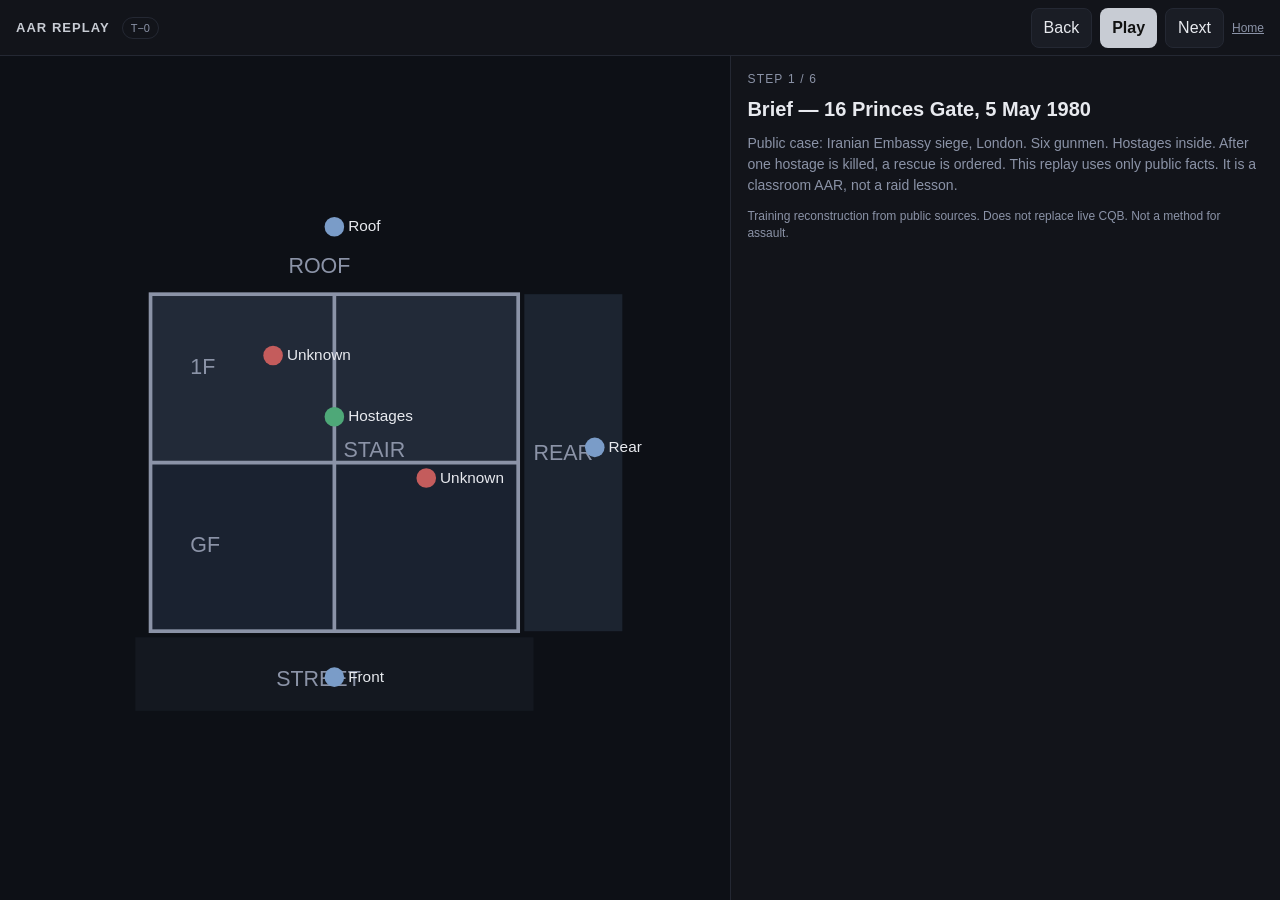
<file: aar.html>
<!DOCTYPE html>
<html lang="en">
<head>
  <meta charset="UTF-8" />
  <meta name="viewport" content="width=device-width, initial-scale=1" />
  <title>AAR Replay — Nimrod</title>
  <link rel="icon" href="favicon.svg" />
  <link rel="stylesheet" href="app.css" />
</head>
<body>
  <div class="aar">
    <header class="topbar">
      <div class="brand">AAR REPLAY</div>
      <span class="pill" id="clock">T−0</span>
      <div class="actions">
        <button id="back">Back</button>
        <button class="primary" id="play">Play</button>
        <button id="next">Next</button>
        <a href="index.html">Home</a>
      </div>
    </header>
    <div class="aar-grid">
      <section class="pane">
        <p class="freeze-tag" id="freezeTag" hidden>FREEZE · DECISION</p>
        <canvas id="map"></canvas>
      </section>
      <aside class="side">
        <p class="meta" id="stepLabel">STEP 1 / 6</p>
        <h1 id="title"></h1>
        <p class="body" id="what"></p>
        <div class="box warn" id="wrongBox" hidden>
          <p class="label">WHAT WENT WRONG</p>
          <p id="wrong"></p>
        </div>
        <div class="box ok" id="avoidBox" hidden>
          <p class="label">HOW TO AVOID</p>
          <p id="avoid"></p>
        </div>
        <p class="help">Training reconstruction from public sources. Does not replace live CQB. Not a method for assault.</p>
      </aside>
    </div>
  </div>
  <script src="aar.js"></script>
</body>
</html>
</file>
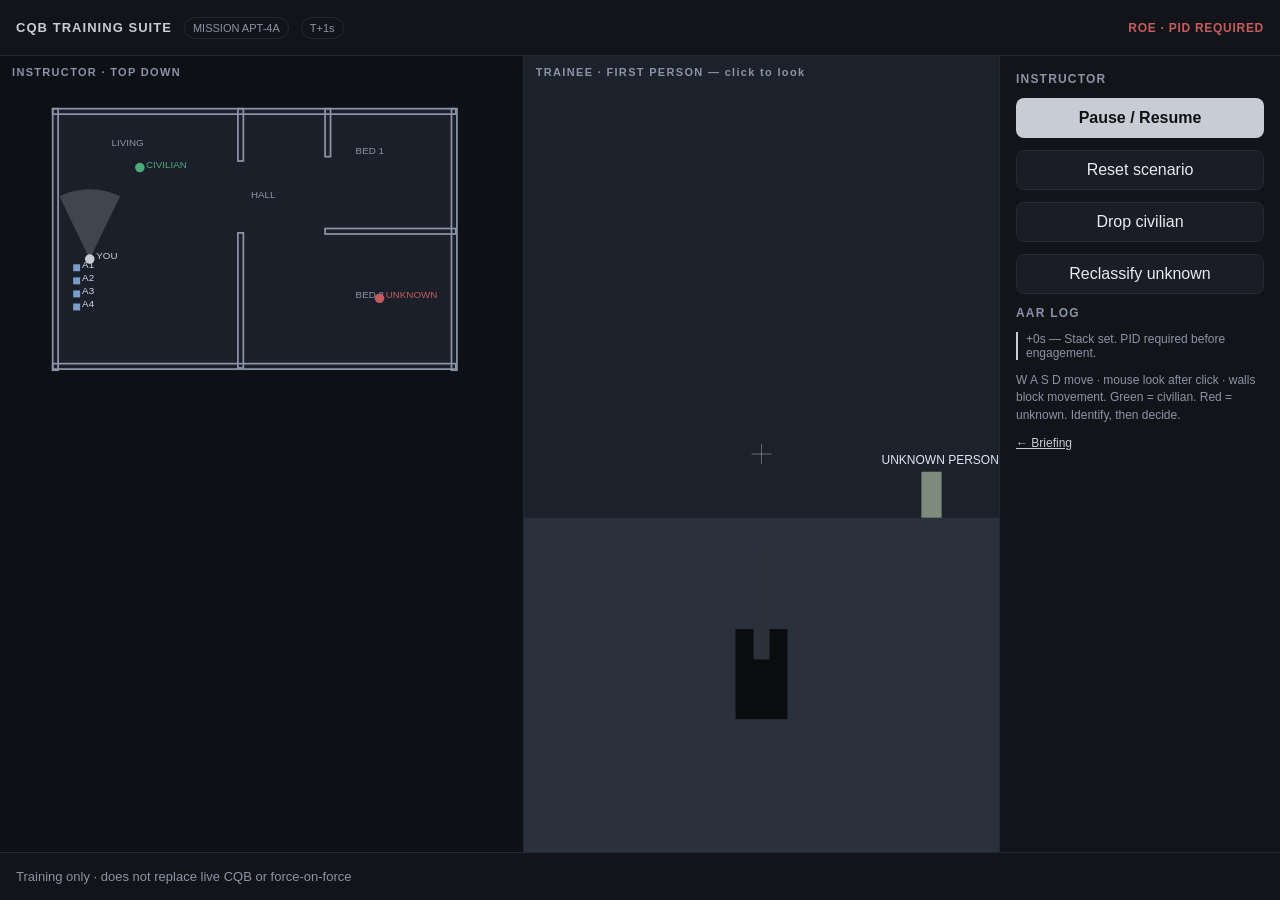
<file: train.html>
<!DOCTYPE html>
<html lang="en">
<head>
  <meta charset="UTF-8" />
  <meta name="viewport" content="width=device-width, initial-scale=1" />
  <title>Drill 01 — Apt 4A</title>
  <link rel="icon" href="favicon.svg" />
  <link rel="stylesheet" href="app.css" />
</head>
<body>
  <div class="app">
    <header class="topbar">
      <div class="brand">CQB TRAINING SUITE</div>
      <span class="pill">MISSION APT-4A</span>
      <span class="pill" id="clock">T+0s</span>
      <span class="roe">ROE · PID REQUIRED</span>
    </header>
    <div class="workspace">
      <section class="pane">
        <h2>INSTRUCTOR · TOP DOWN</h2>
        <canvas id="td"></canvas>
      </section>
      <section class="pane">
        <h2>TRAINEE · FIRST PERSON — click to look</h2>
        <canvas id="fp"></canvas>
      </section>
      <aside class="side">
        <h3>INSTRUCTOR</h3>
        <button class="primary" id="pause">Pause / Resume</button>
        <button id="reset">Reset scenario</button>
        <button id="dropCiv">Drop civilian</button>
        <button id="toggleThreat">Reclassify unknown</button>
        <h3>AAR LOG</h3>
        <div id="log"></div>
        <p class="help">
          W A S D move · mouse look after click · walls block movement.
          Green = civilian. Red = unknown. Identify, then decide.
        </p>
        <a href="index.html" style="color:#c8ccd4;font-size:12px">← Briefing</a>
      </aside>
    </div>
    <footer class="status">Training only · does not replace live CQB or force-on-force</footer>
  </div>
  <script type="module">
    import { boot } from "./sim.js";
    boot();
  </script>
</body>
</html>
</file>
<file: app.css>
:root {
  --bg: #0a0b0d;
  --panel: #12141a;
  --line: #242833;
  --text: #e8eaef;
  --muted: #8b93a7;
  --accent: #c8ccd4;
  --ok: #4ea878;
  --warn: #c45c5c;
}

* { box-sizing: border-box; margin: 0; padding: 0; }
html, body { height: 100%; background: var(--bg); color: var(--text); font-family: "IBM Plex Sans", "Segoe UI", sans-serif; }

.app { display: grid; grid-template-rows: 56px 1fr 48px; height: 100%; }
.aar { display: grid; grid-template-rows: 56px 1fr; height: 100%; }
.topbar, .status {
  display: flex; align-items: center; gap: 12px;
  padding: 0 16px; background: var(--panel); border-bottom: 1px solid var(--line);
}
.status { border-top: 1px solid var(--line); border-bottom: 0; font-size: 13px; color: var(--muted); }
.brand { font-weight: 700; letter-spacing: .08em; font-size: 13px; color: var(--accent); }
.pill { font-size: 11px; border: 1px solid var(--line); padding: 4px 8px; border-radius: 999px; color: var(--muted); }
.roe { margin-left: auto; color: var(--warn); font-weight: 600; font-size: 12px; letter-spacing: .06em; }
.actions { margin-left: auto; display: flex; align-items: center; gap: 8px; }
.actions a { color: var(--muted); font-size: 12px; }

.workspace { display: grid; grid-template-columns: 1.1fr 1fr 280px; min-height: 0; }
.aar-grid { display: grid; grid-template-columns: 1.2fr 0.9fr; min-height: 0; }
.pane { position: relative; border-right: 1px solid var(--line); min-height: 0; }
.pane h2 {
  position: absolute; z-index: 2; top: 10px; left: 12px;
  font-size: 11px; letter-spacing: .12em; color: var(--muted);
}
canvas { display: block; width: 100%; height: 100%; background: #0a0b0d; }
.freeze-tag {
  position: absolute; z-index: 2; top: 12px; left: 12px;
  font-size: 11px; font-weight: 700; letter-spacing: .08em; color: var(--warn);
  border: 1px solid rgba(196,92,92,.4); padding: 4px 10px; border-radius: 999px; background: rgba(10,11,13,.8);
}

.side { padding: 16px; display: flex; flex-direction: column; gap: 12px; background: var(--panel); overflow: auto; }
.side h3, .meta { font-size: 12px; letter-spacing: .1em; color: var(--muted); }
.side h1 { font-size: 20px; }
.body { color: var(--muted); line-height: 1.5; font-size: 14px; }
.box { border-radius: 8px; padding: 12px; background: var(--bg); }
.box.warning, .box.warn { border: 1px solid rgba(196,92,92,.3); }
.box.ok { border: 1px solid rgba(78,168,120,.3); }
.box .label { font-size: 11px; font-weight: 700; letter-spacing: .08em; margin-bottom: 6px; }
.box.warn .label { color: var(--warn); }
.box.ok .label { color: var(--ok); }

button {
  background: #1a1d25; color: var(--text); border: 1px solid var(--line);
  padding: 10px 12px; border-radius: 8px; cursor: pointer; font: inherit; min-height: 40px;
}
button.primary { background: var(--accent); color: #111; font-weight: 700; border: 0; }
button:hover { filter: brightness(1.08); }
.event { font-size: 12px; color: var(--muted); border-left: 2px solid var(--accent); padding-left: 8px; }
.help { font-size: 12px; color: var(--muted); line-height: 1.45; }

.home { max-width: 820px; margin: 10vh auto; padding: 24px; }
.home h1 { font-size: 32px; margin-bottom: 8px; }
.home p { color: var(--muted); margin-bottom: 18px; line-height: 1.5; }
.cards { display: grid; grid-template-columns: 1fr 1fr; gap: 12px; margin-top: 18px; }
.card { background: var(--panel); border: 1px solid var(--line); padding: 16px; border-radius: 12px; }
.card h3 { margin-bottom: 6px; color: var(--text); }
.card p { margin: 0; }

@media (max-width: 900px) {
  .workspace, .aar-grid { grid-template-columns: 1fr; }
  .pane { min-height: 38vh; border-right: 0; border-bottom: 1px solid var(--line); }
}
</file>
